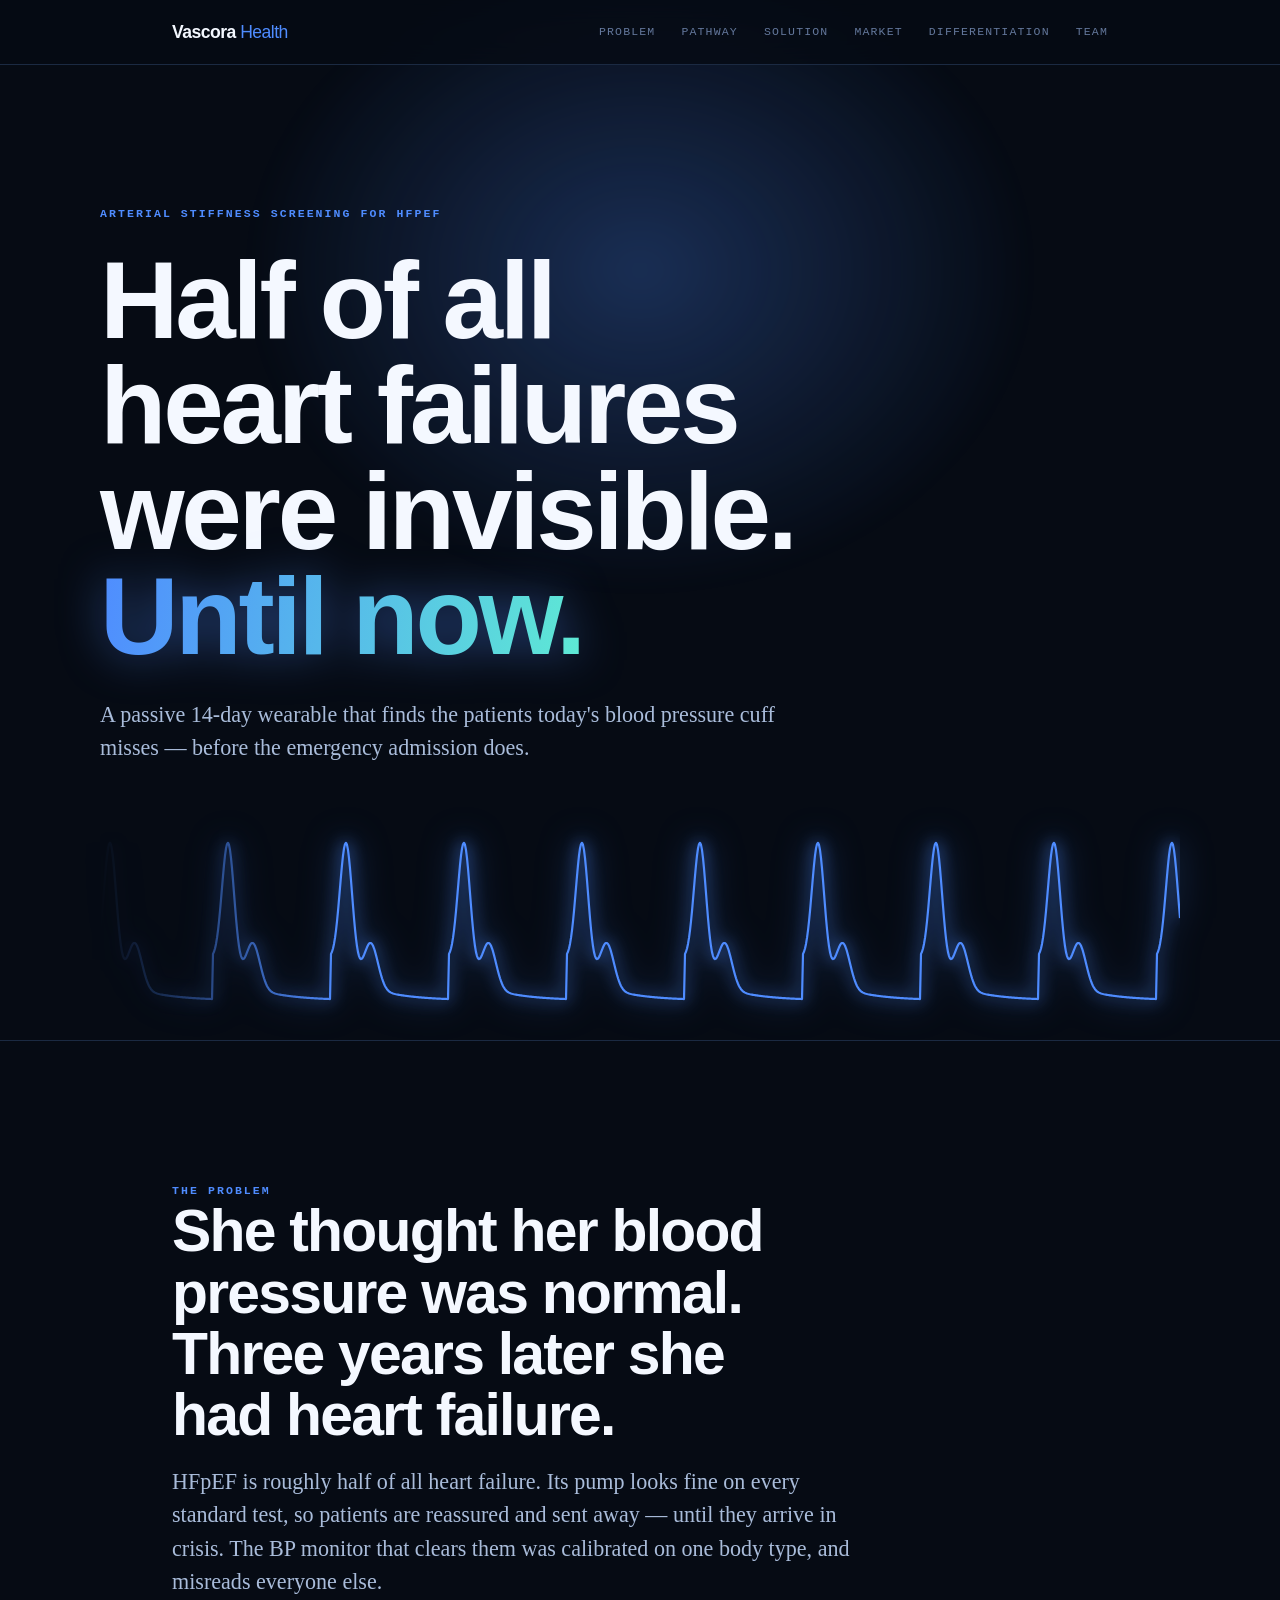
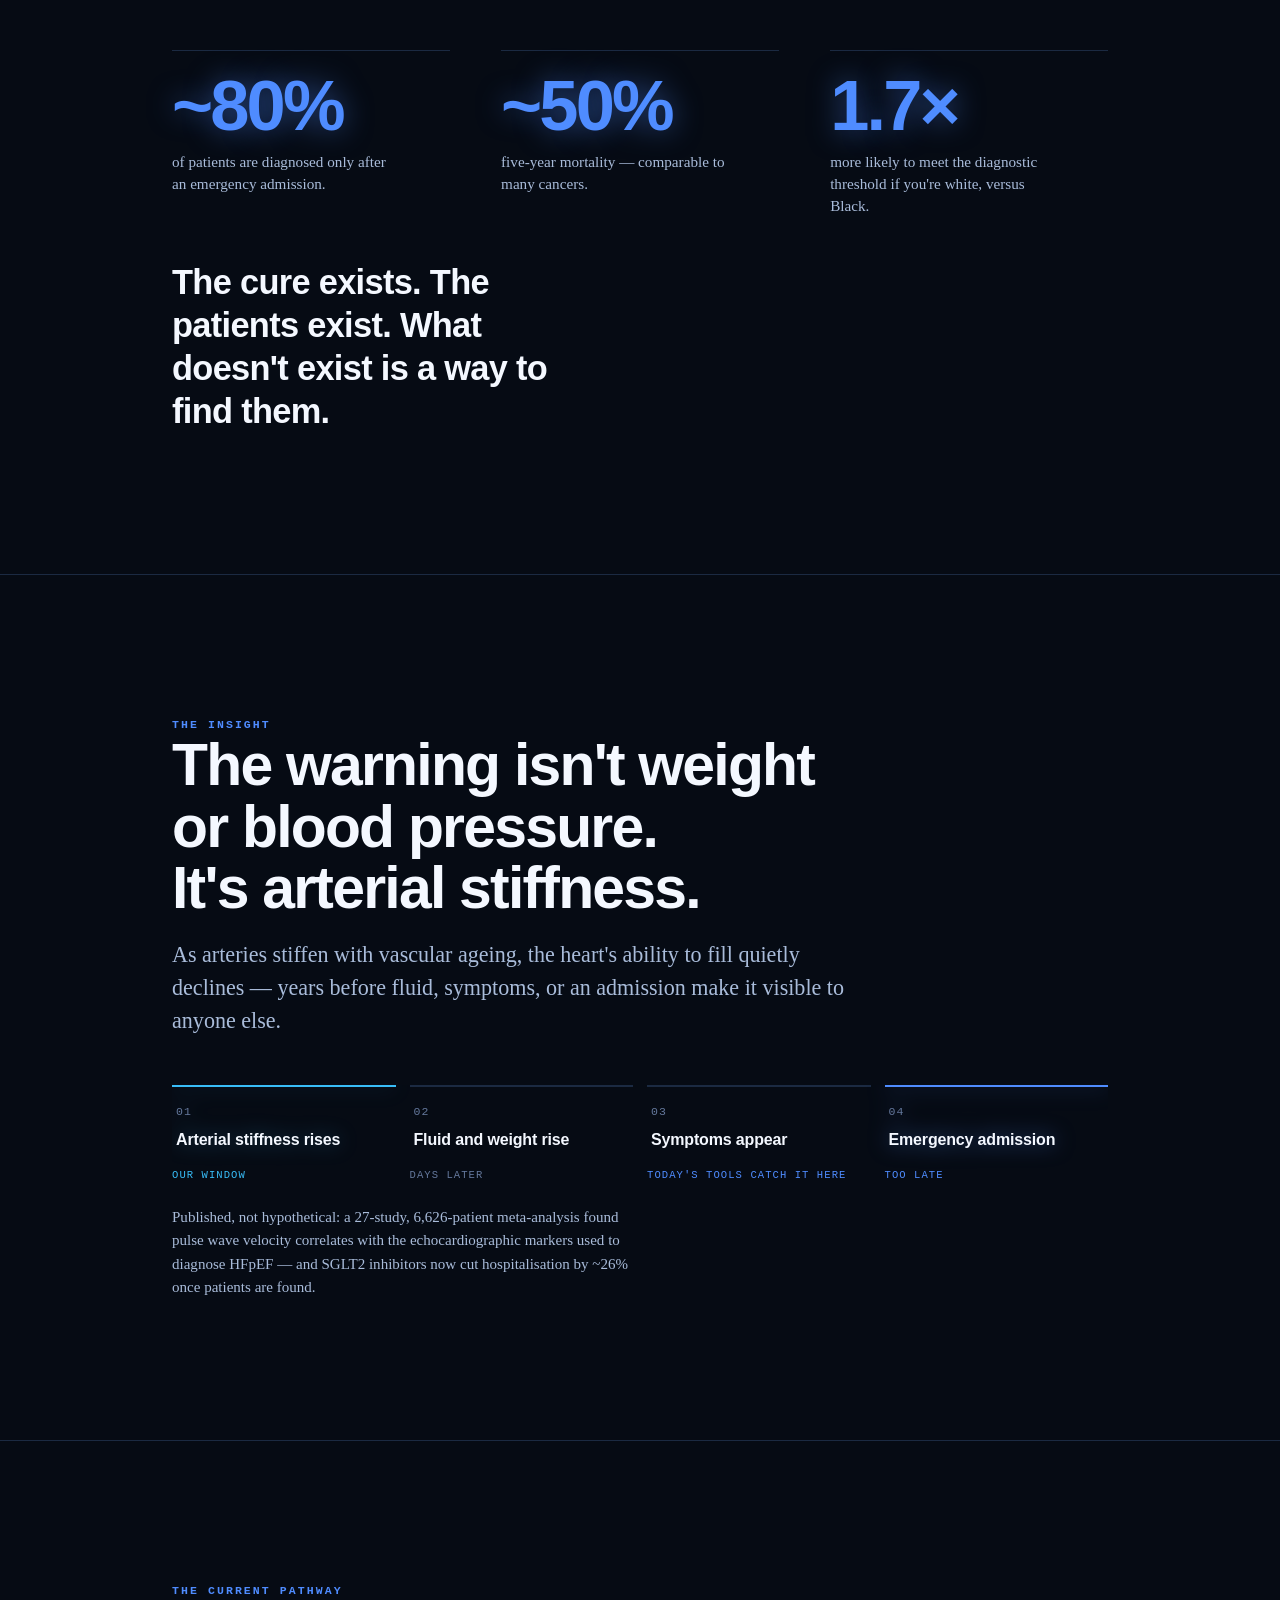
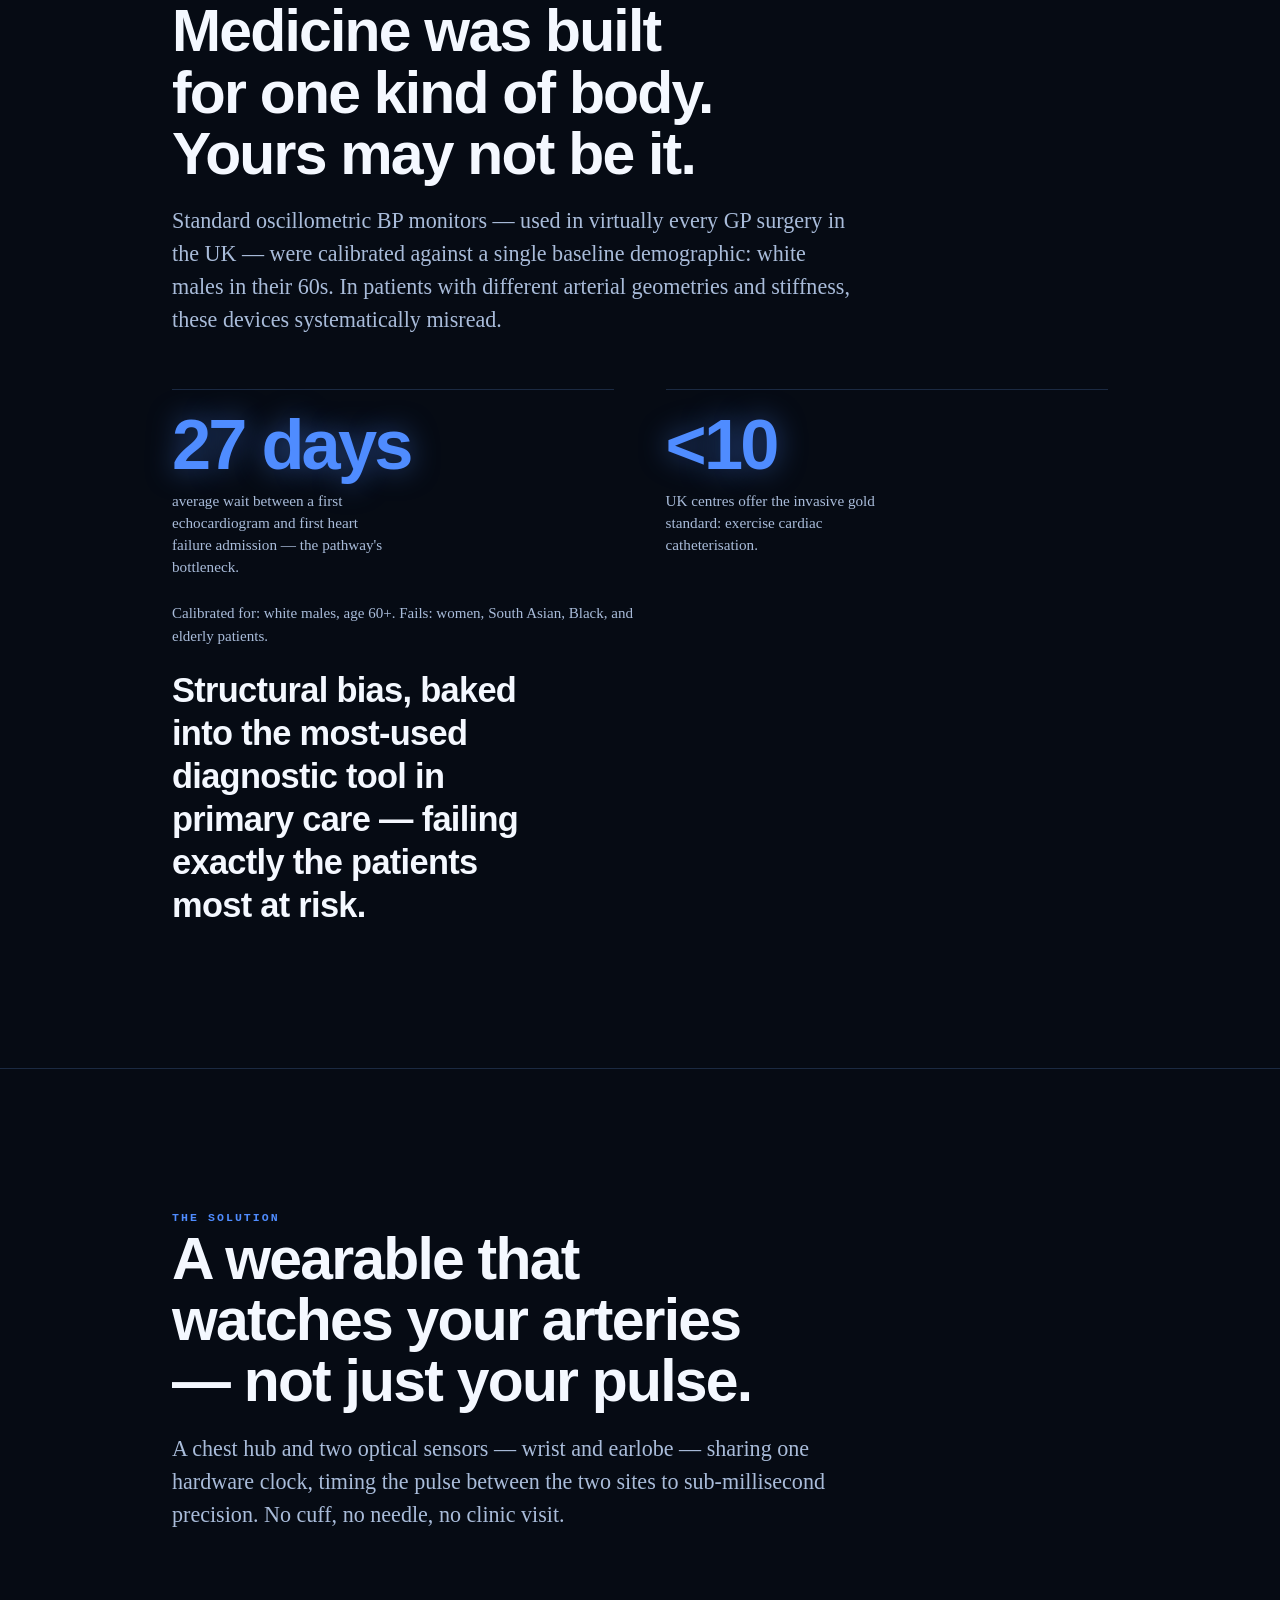
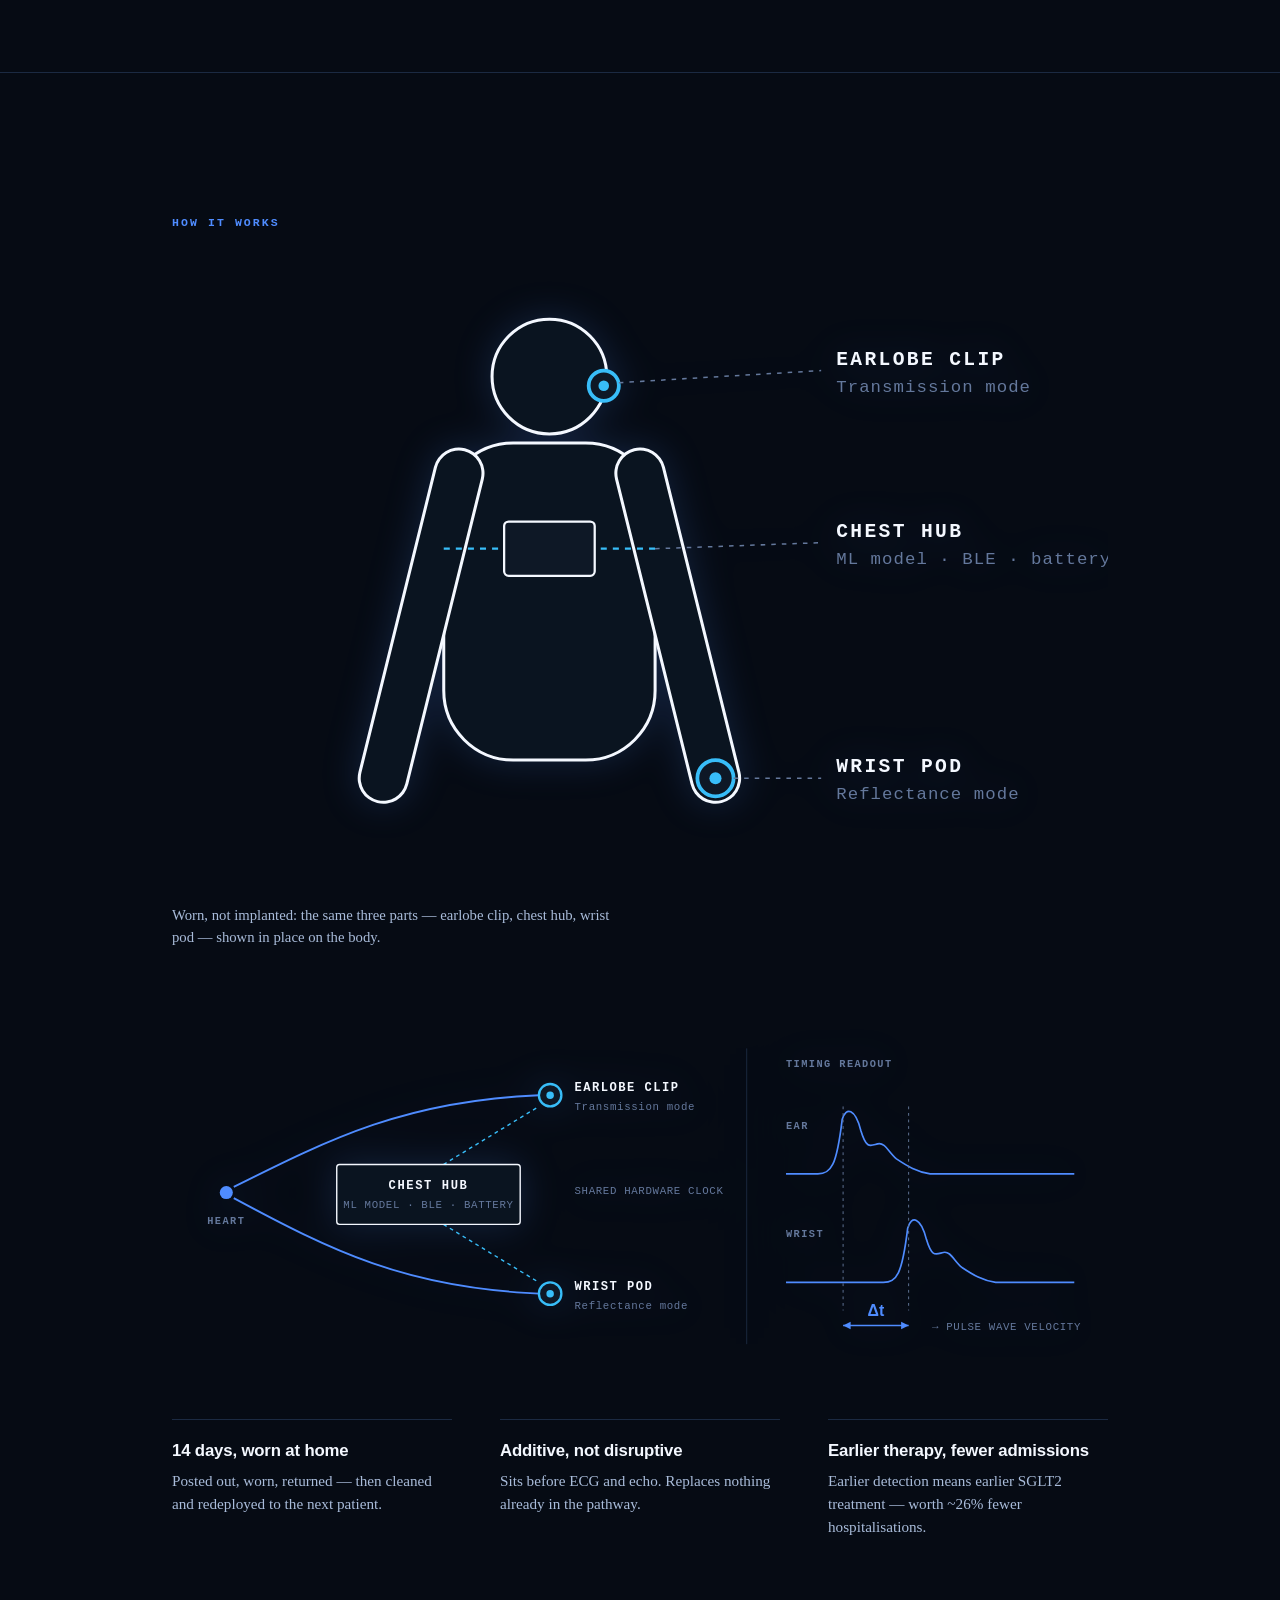
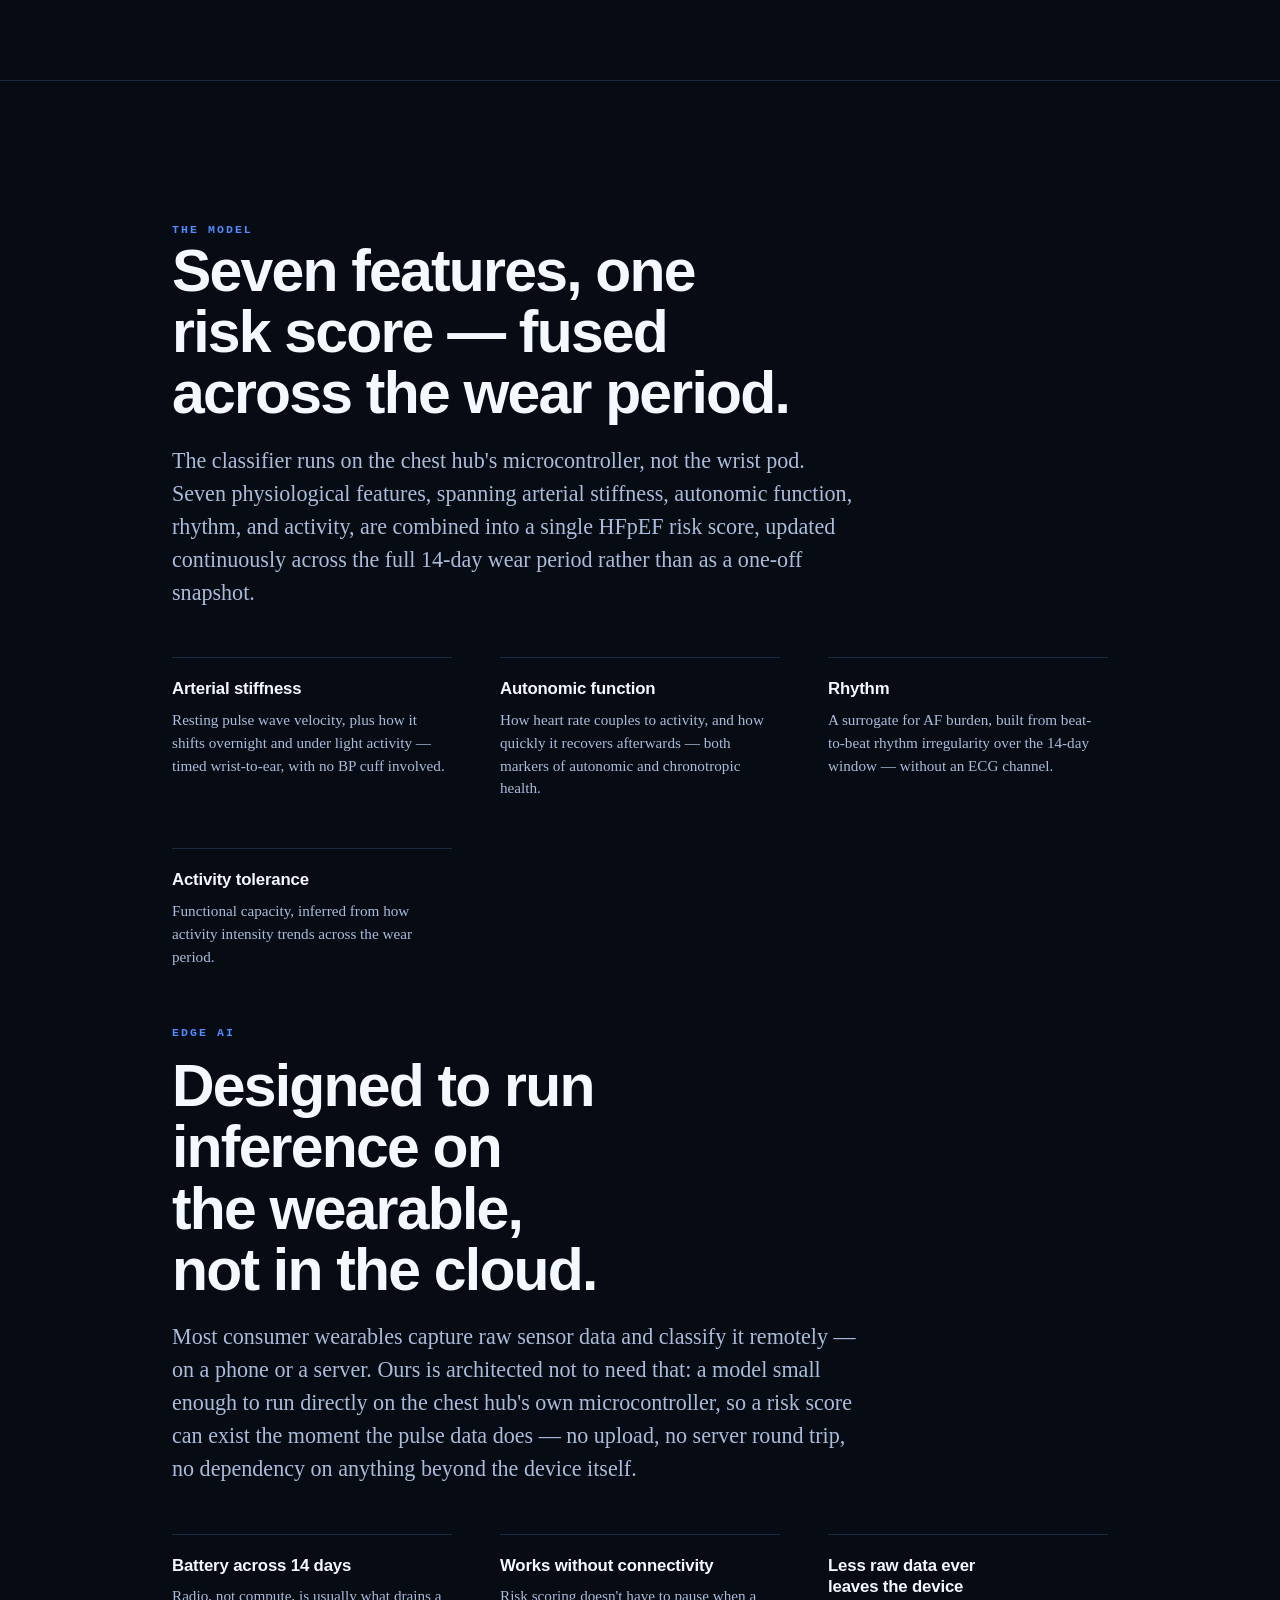
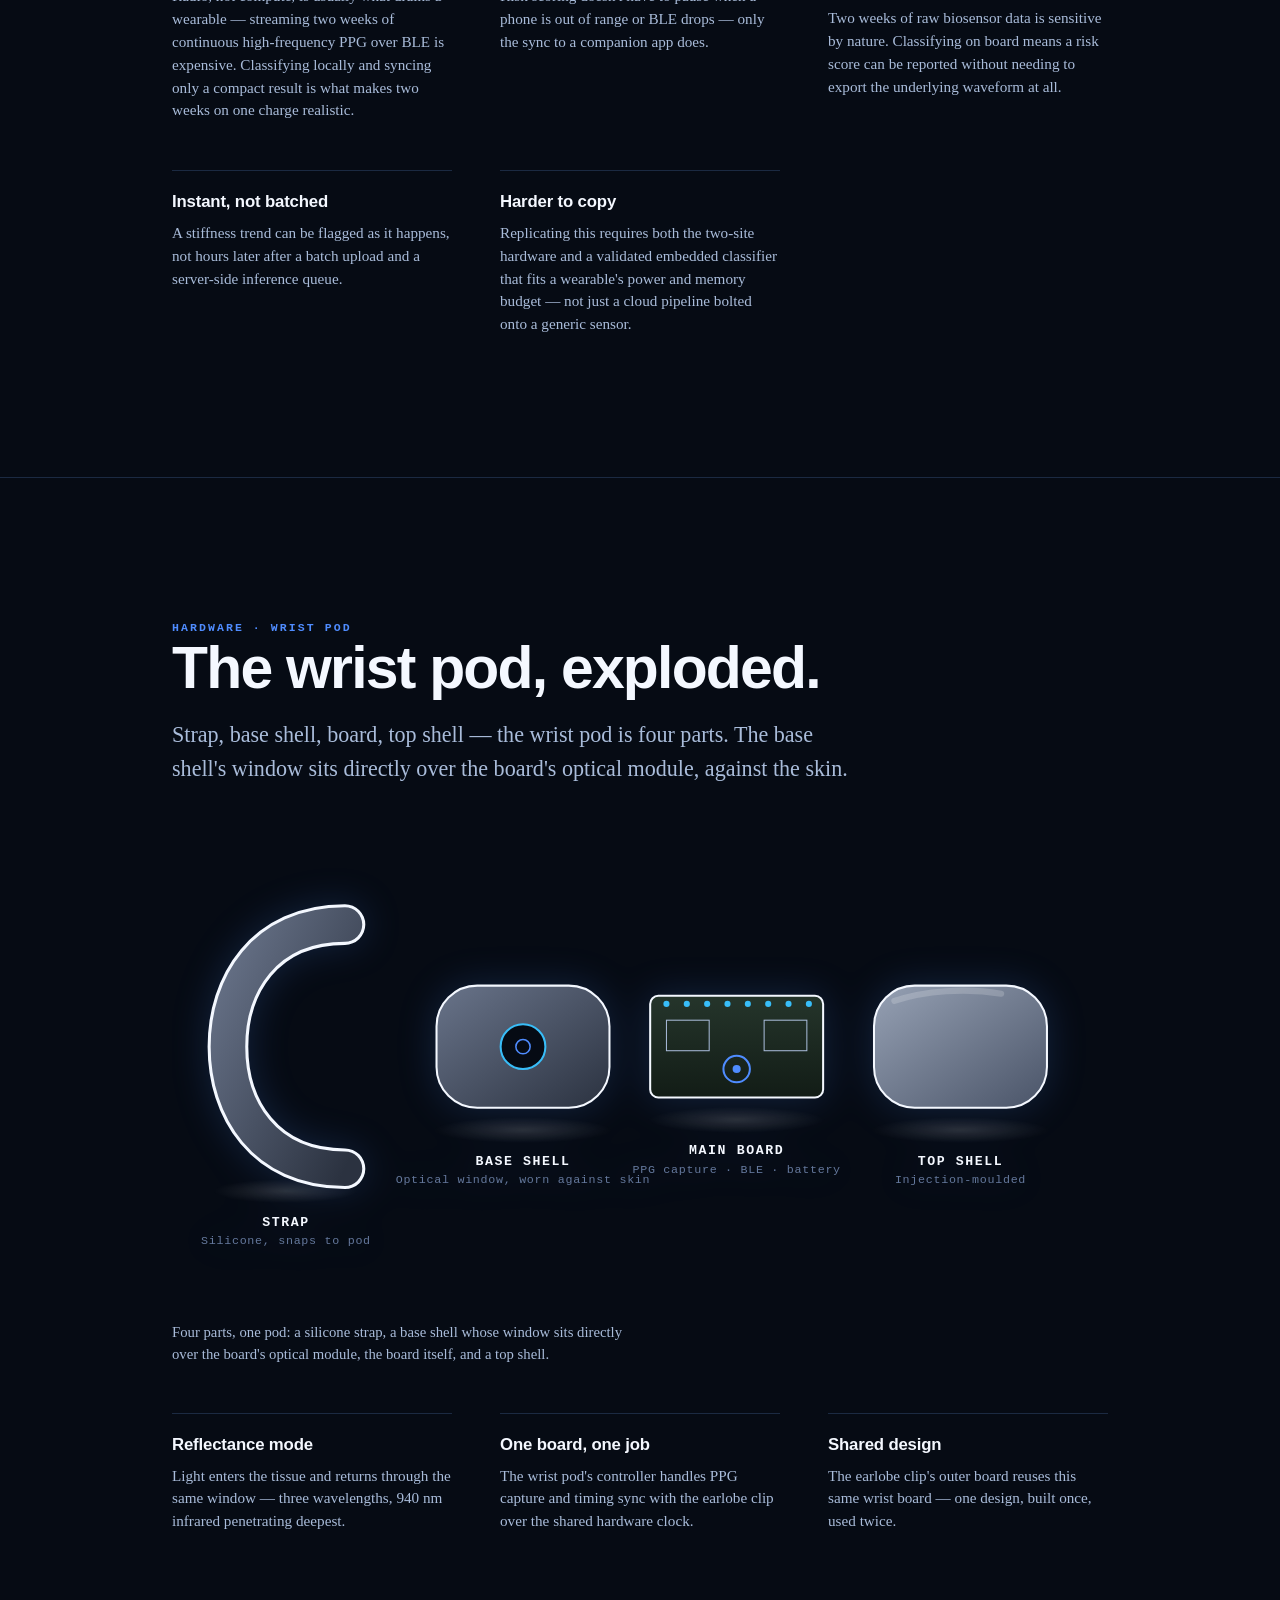
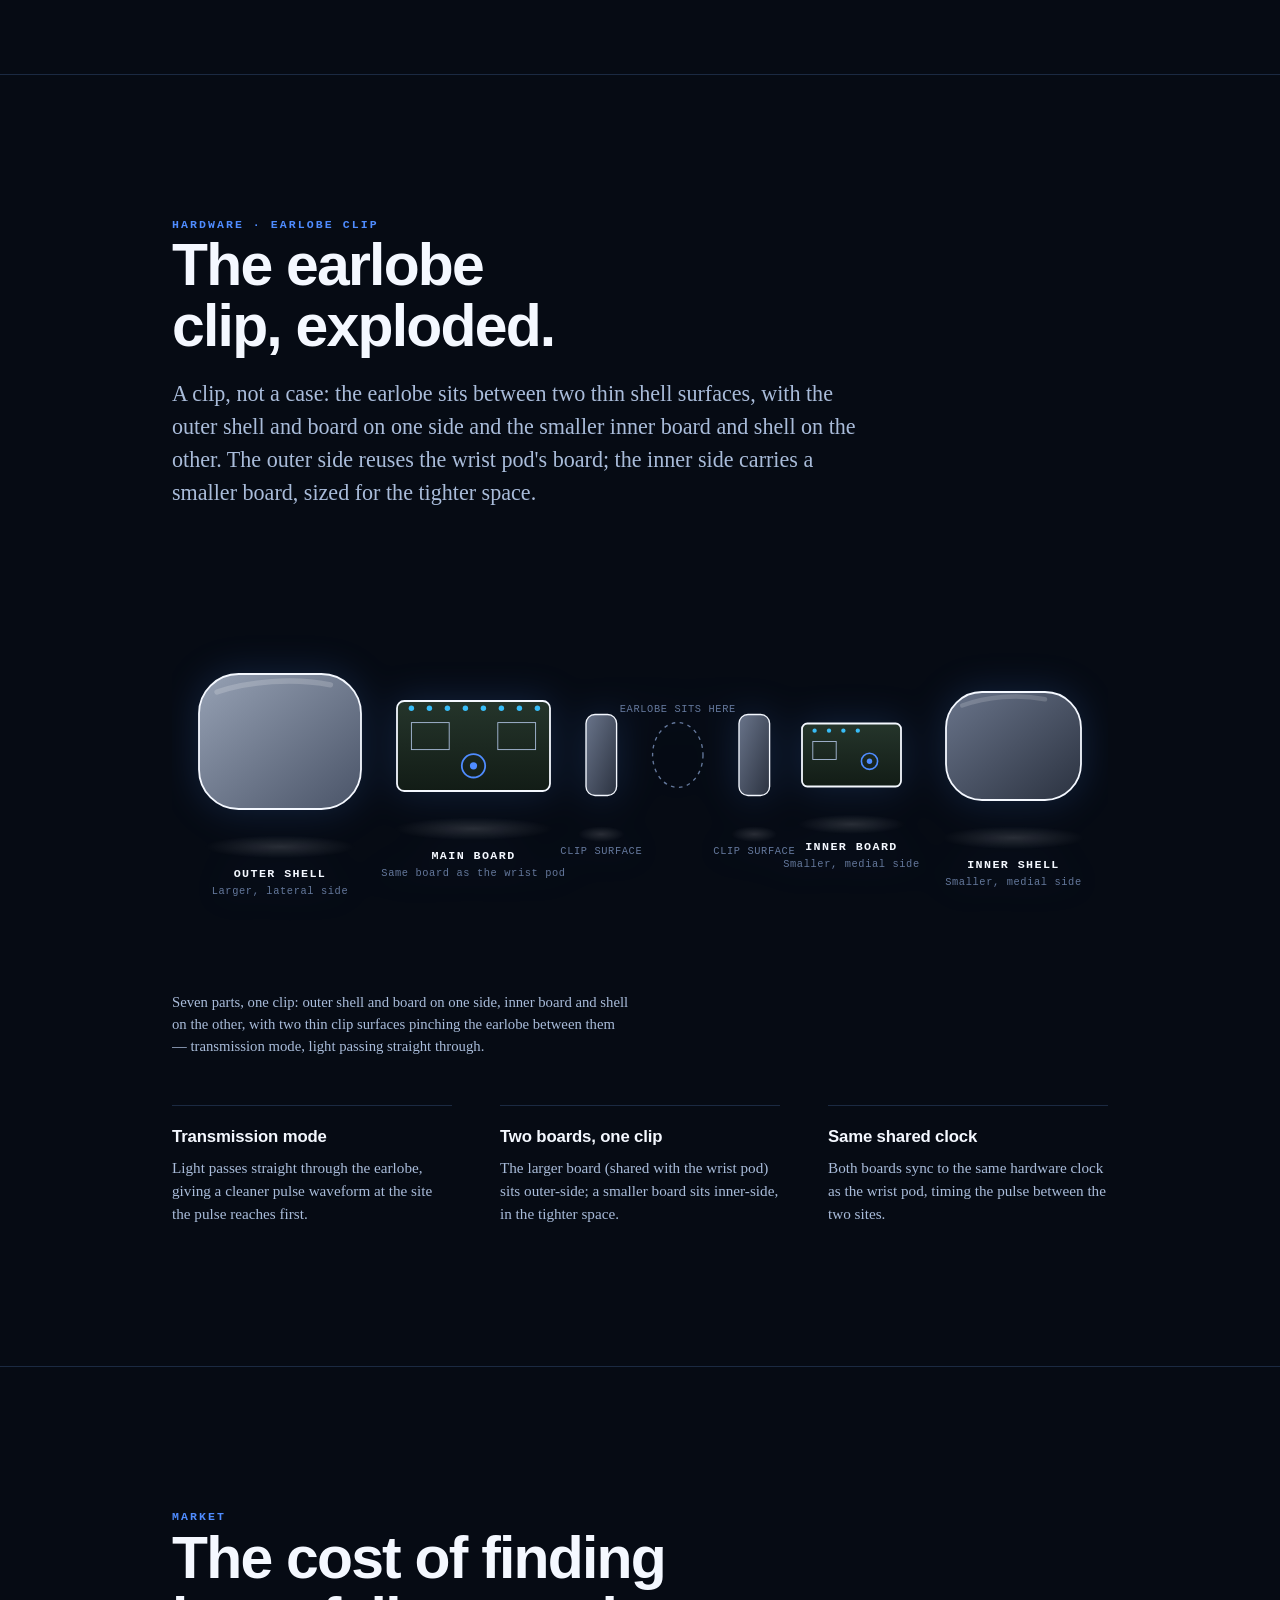
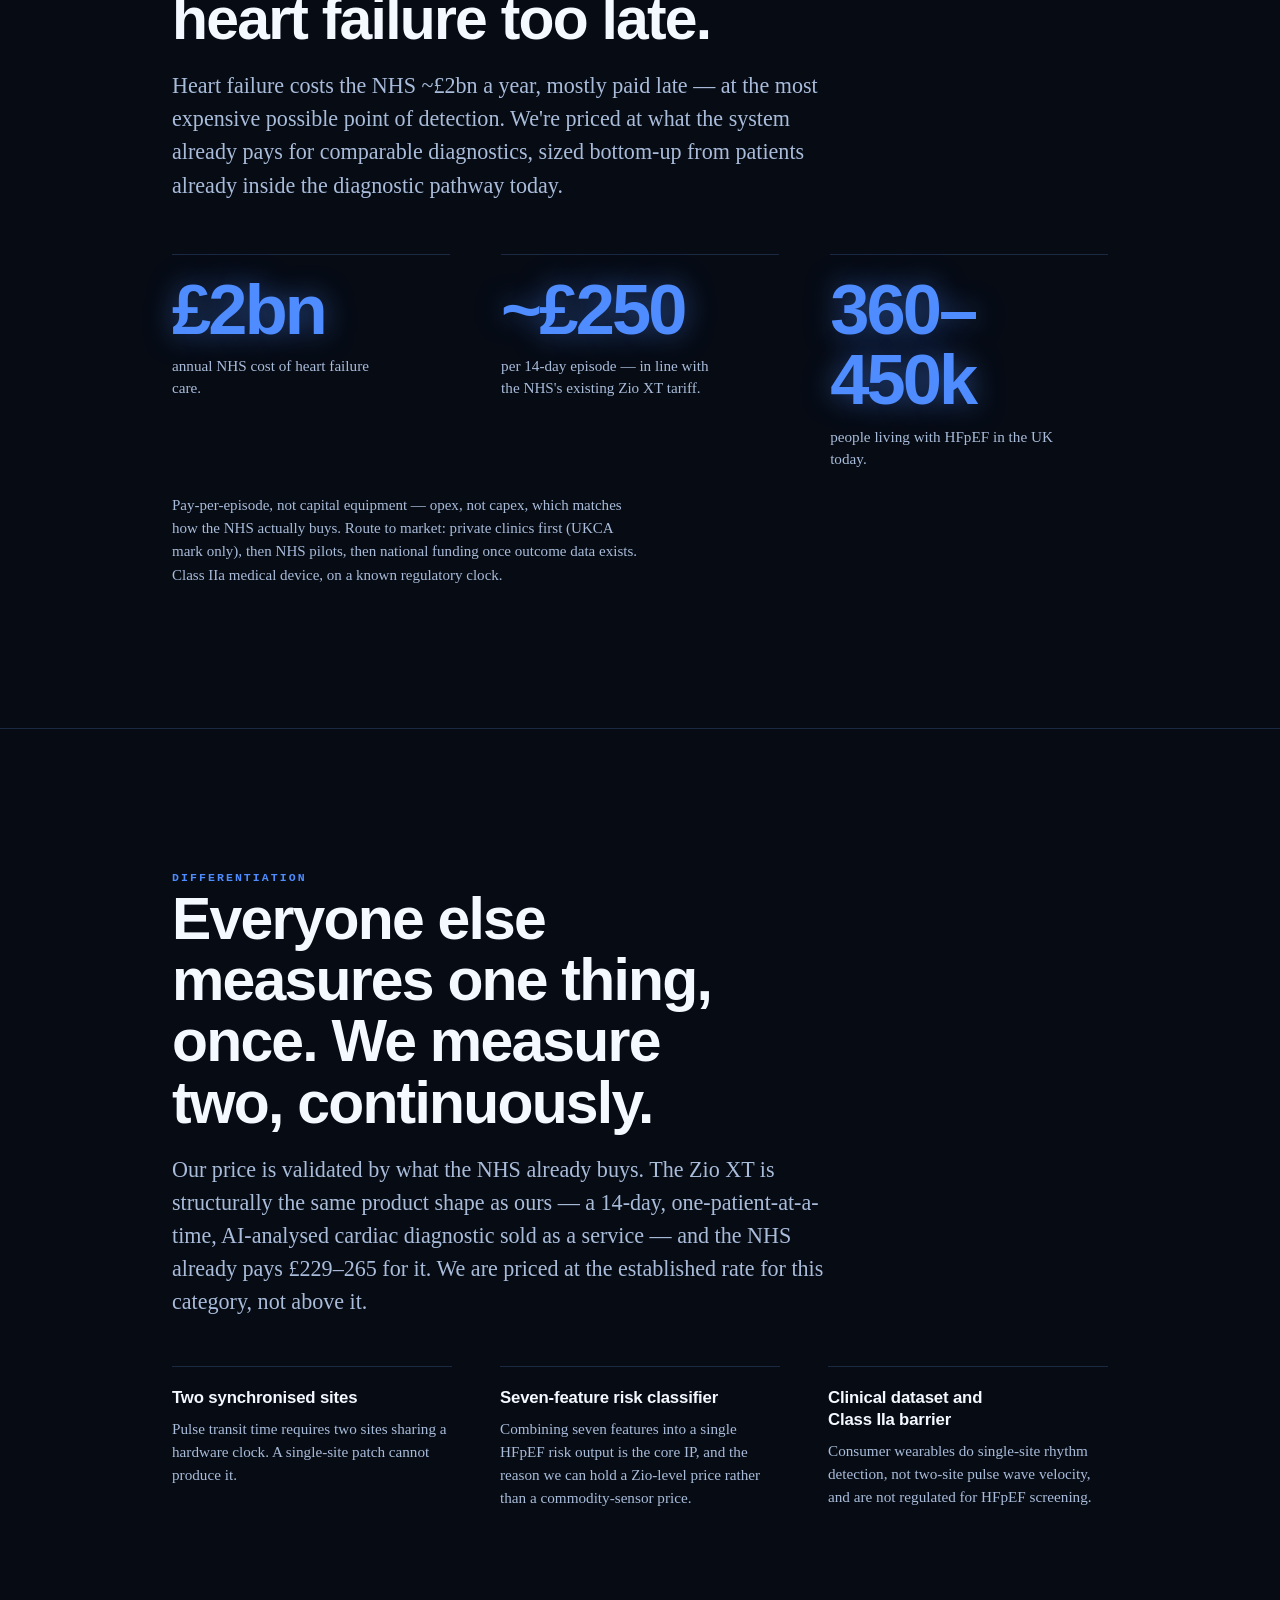
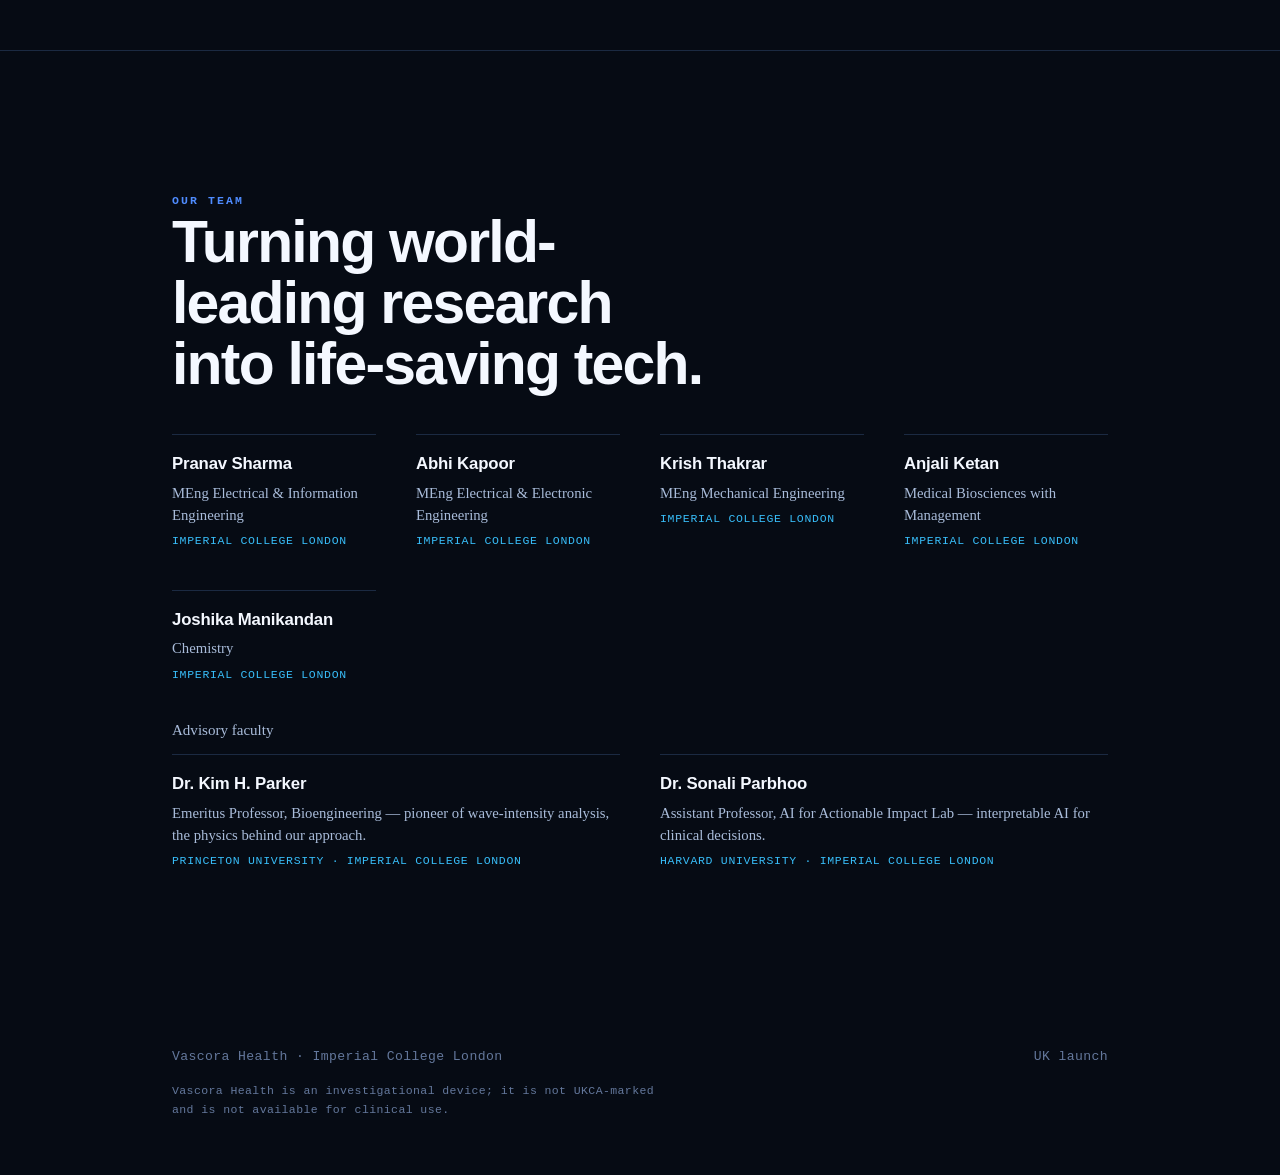
<file: index.html>
<!doctype html>
<html lang="en">
<head>
<meta charset="utf-8">
<meta name="viewport" content="width=device-width, initial-scale=1">
<title>Vascora Health — Arterial Stiffness Screening for HFpEF</title>
<link rel="stylesheet" href="/styles.css">
</head>
<body>

<header>
  <div class="wrap bar">
    <a class="logo" href="/">Vascora<b> Health</b></a>
    <nav>
      <span class="nav-group">
        <a href="#problem">Problem</a>
        <a href="#pathway">Pathway</a>
        <a href="#solution">Solution</a>
        <a href="#market">Market</a>
        <a href="#differentiation">Differentiation</a>
        <a href="#team">Team</a>
      </span>
    </nav>
  </div>
</header>

<div class="hero">
  <div class="wrap hero-in">
    <p class="eyebrow">Arterial stiffness screening for HFpEF</p>
    <h1>Half of all heart failures were invisible. <span>Until now.</span></h1>
    <p class="lede">A passive 14-day wearable that finds the patients today's blood pressure cuff misses — before the emergency admission does.</p>
    <canvas id="wave" aria-hidden="true"></canvas>
  </div>
</div>

<main>

<section id="problem">
  <div class="wrap">
    <p class="eyebrow">The problem</p>
    <h2>She thought her blood pressure was normal. Three years later she had heart failure.</h2>
    <p class="lede" style="margin-top:20px">HFpEF is roughly half of all heart failure. Its pump looks fine on every standard test, so patients are reassured and sent away — until they arrive in crisis. The BP monitor that clears them was calibrated on one body type, and misreads everyone else.</p>

    <div class="statrow">
      <div class="statline"><span class="num">~80%</span><p>of patients are diagnosed only after an emergency admission.</p></div>
      <div class="statline"><span class="num">~50%</span><p>five-year mortality — comparable to many cancers.</p></div>
      <div class="statline"><span class="num">1.7×</span><p>more likely to meet the diagnostic threshold if you're white, versus Black.</p></div>
    </div>

    <p class="statement">The cure exists. The patients exist. What doesn't exist is a way to find them.</p>
  </div>
</section>

<section id="insight">
  <div class="wrap">
    <p class="eyebrow">The insight</p>
    <h2>The warning isn't weight or blood pressure. It's arterial stiffness.</h2>
    <p class="lede" style="margin-top:20px">As arteries stiffen with vascular ageing, the heart's ability to fill quietly declines — years before fluid, symptoms, or an admission make it visible to anyone else.</p>

    <div class="cascade">
      <div class="cascade-inner">
        <div class="casc-row">
          <div class="node win"><p class="mono">01</p><h3>Arterial stiffness rises</h3></div>
          <div class="node"><p class="mono">02</p><h3>Fluid and weight rise</h3></div>
          <div class="node"><p class="mono">03</p><h3>Symptoms appear</h3></div>
          <div class="node late"><p class="mono">04</p><h3>Emergency admission</h3></div>
        </div>
        <div class="casc-axis">
          <div class="axis-cell win">Our window</div>
          <div class="axis-cell">Days later</div>
          <div class="axis-cell late">Today's tools catch it here</div>
          <div class="axis-cell late">Too late</div>
        </div>
      </div>
    </div>
    <p class="small" style="margin-top:22px;max-width:var(--measure)">Published, not hypothetical: a 27-study, 6,626-patient meta-analysis found pulse wave velocity correlates with the echocardiographic markers used to diagnose HFpEF — and SGLT2 inhibitors now cut hospitalisation by ~26% once patients are found.</p>
  </div>
</section>

<section id="pathway">
  <div class="wrap">
    <p class="eyebrow">The current pathway</p>
    <h2>Medicine was built for one kind of body. Yours may not be it.</h2>
    <p class="lede" style="margin-top:20px">Standard oscillometric BP monitors — used in virtually every GP surgery in the UK — were calibrated against a single baseline demographic: white males in their 60s. In patients with different arterial geometries and stiffness, these devices systematically misread.</p>

    <div class="statrow">
      <div class="statline"><span class="num">27 days</span><p>average wait between a first echocardiogram and first heart failure admission — the pathway's bottleneck.</p></div>
      <div class="statline"><span class="num">&lt;10</span><p>UK centres offer the invasive gold standard: exercise cardiac catheterisation.</p></div>
    </div>

    <p class="small" style="margin-top:24px;max-width:var(--measure)">Calibrated for: white males, age 60+. Fails: women, South Asian, Black, and elderly patients.</p>
    <p class="statement" style="margin-top:20px">Structural bias, baked into the most-used diagnostic tool in primary care — failing exactly the patients most at risk.</p>
  </div>
</section>

<section id="solution">
  <div class="wrap">
    <p class="eyebrow">The solution</p>
    <h2>A wearable that watches your arteries — not just your pulse.</h2>
    <p class="lede" style="margin-top:20px">A chest hub and two optical sensors — wrist and earlobe — sharing one hardware clock, timing the pulse between the two sites to sub-millisecond precision. No cuff, no needle, no clinic visit.</p>
  </div>
</section>

<section id="how-it-works">
  <div class="wrap">
    <p class="eyebrow">How it works</p>

    <div class="diagram">
      <svg viewBox="0 0 620 400" role="img" aria-labelledby="wgtitle wgdesc">
        <title id="wgtitle">Vascora Health worn on the body</title>
        <desc id="wgdesc">A simplified figure showing the three components in place: an earlobe clip at the ear, a chest hub strapped across the chest, and a wrist pod at the wrist.</desc>

        <circle cx="250" cy="64" r="38" fill="var(--surface-2)" stroke="var(--ink)" stroke-width="2"/>
        <rect x="180" y="108" width="140" height="210" rx="46" fill="var(--surface-2)" stroke="var(--ink)" stroke-width="2"/>

        <path d="M 190 128 L 140 330" fill="none" stroke="var(--ink)" stroke-width="34" stroke-linecap="round"/>
        <path d="M 190 128 L 140 330" fill="none" stroke="var(--surface-2)" stroke-width="30" stroke-linecap="round"/>
        <path d="M 310 128 L 360 330" fill="none" stroke="var(--ink)" stroke-width="34" stroke-linecap="round"/>
        <path d="M 310 128 L 360 330" fill="none" stroke="var(--surface-2)" stroke-width="30" stroke-linecap="round"/>

        <line x1="180" y1="178" x2="320" y2="178" stroke="var(--deep)" stroke-width="1.5" stroke-dasharray="4 4"/>
        <rect x="220" y="160" width="60" height="36" rx="3" fill="var(--surface)" stroke="var(--ink)" stroke-width="1.5"/>

        <circle cx="286" cy="70" r="10" fill="var(--surface)" stroke="var(--deep)" stroke-width="2.5"/>
        <circle cx="286" cy="70" r="3.5" fill="var(--deep)"/>

        <circle cx="360" cy="330" r="12" fill="var(--surface)" stroke="var(--deep)" stroke-width="2.5"/>
        <circle cx="360" cy="330" r="4" fill="var(--deep)"/>

        <line x1="296" y1="68" x2="430" y2="60" stroke="var(--ink-3)" stroke-width="1" stroke-dasharray="3 4"/>
        <text class="dg-label" x="440" y="56">EARLOBE CLIP</text>
        <text class="dg-sub" x="440" y="74">Transmission mode</text>

        <line x1="320" y1="178" x2="430" y2="174" stroke="var(--ink-3)" stroke-width="1" stroke-dasharray="3 4"/>
        <text class="dg-label" x="440" y="170">CHEST HUB</text>
        <text class="dg-sub" x="440" y="188">ML model · BLE · battery</text>

        <line x1="372" y1="330" x2="430" y2="330" stroke="var(--ink-3)" stroke-width="1" stroke-dasharray="3 4"/>
        <text class="dg-label" x="440" y="326">WRIST POD</text>
        <text class="dg-sub" x="440" y="344">Reflectance mode</text>
      </svg>
      <p class="dg-cap">Worn, not implanted: the same three parts — earlobe clip, chest hub, wrist pod — shown in place on the body.</p>
    </div>

    <div class="diagram">
      <svg viewBox="0 0 1000 400" role="img" aria-labelledby="dgtitle dgdesc">
        <title id="dgtitle">Vascora Health wrist-to-ear PPG architecture</title>
        <desc id="dgdesc">A pulse leaves the heart and travels two arterial paths of different length, arriving first at the earlobe clip and then at the wrist pod. A chest hub, connected to both sensors by a shared hardware clock, runs the machine-learning risk model on board. The difference between the two arrival times is shown as delta t.</desc>

        <path class="draw-path" d="M 66 204 C 170 152 250 112 392 106" fill="none" stroke="var(--trace)" stroke-width="2"/>
        <path class="draw-path" d="M 66 216 C 170 272 250 312 392 318" fill="none" stroke="var(--trace)" stroke-width="2"/>

        <circle cx="58" cy="210" r="7" fill="var(--trace)"/>
        <text class="dg-tick" x="58" y="244" text-anchor="middle">HEART</text>

        <line x1="290" y1="180" x2="392" y2="118" stroke="var(--deep)" stroke-width="1.5" stroke-dasharray="4 4"/>
        <line x1="290" y1="244" x2="392" y2="306" stroke="var(--deep)" stroke-width="1.5" stroke-dasharray="4 4"/>

        <rect x="176" y="180" width="196" height="64" rx="3" fill="var(--surface-2)" stroke="var(--ink)" stroke-width="1.5"/>
        <text class="dg-hub" x="274" y="206" text-anchor="middle">CHEST HUB</text>
        <text class="dg-sub" x="274" y="226" text-anchor="middle">ML MODEL · BLE · BATTERY</text>

        <circle cx="404" cy="106" r="12" fill="var(--surface)" stroke="var(--deep)" stroke-width="2.5"/>
        <circle cx="404" cy="106" r="4" fill="var(--deep)"/>
        <text class="dg-label" x="430" y="102">EARLOBE CLIP</text>
        <text class="dg-sub" x="430" y="122">Transmission mode</text>

        <circle cx="404" cy="318" r="12" fill="var(--surface)" stroke="var(--deep)" stroke-width="2.5"/>
        <circle cx="404" cy="318" r="4" fill="var(--deep)"/>
        <text class="dg-label" x="430" y="314">WRIST POD</text>
        <text class="dg-sub" x="430" y="334">Reflectance mode</text>

        <text class="dg-sub" x="430" y="212">SHARED HARDWARE CLOCK</text>

        <line x1="614" y1="56" x2="614" y2="372" stroke="var(--rule)" stroke-width="1"/>

        <text class="dg-tick" x="656" y="76">TIMING READOUT</text>

        <text class="dg-tick" x="656" y="142">EAR</text>
        <path class="draw-path" d="M 656 190 L 690 190 C 704 190 710 182 716 132 C 720 118 730 120 736 144 C 742 164 746 160 754 158 C 762 156 766 168 774 174 C 786 182 796 188 810 190 L 964 190"
              fill="none" stroke="var(--trace)" stroke-width="1.8" stroke-linejoin="round"/>

        <text class="dg-tick" x="656" y="258">WRIST</text>
        <path class="draw-path" d="M 656 306 L 760 306 C 774 306 780 298 786 248 C 790 234 800 236 806 260 C 812 280 816 276 824 274 C 832 272 836 284 844 290 C 856 298 866 304 880 306 L 964 306"
              fill="none" stroke="var(--trace)" stroke-width="1.8" stroke-linejoin="round"/>

        <line x1="717" y1="118" x2="717" y2="336" stroke="var(--ink-3)" stroke-width="1" stroke-dasharray="3 4"/>
        <line x1="787" y1="118" x2="787" y2="336" stroke="var(--ink-3)" stroke-width="1" stroke-dasharray="3 4"/>

        <line x1="717" y1="352" x2="787" y2="352" stroke="var(--trace)" stroke-width="1.5"/>
        <path d="M 717 352 l 8 -4 v 8 z" fill="var(--trace)"/>
        <path d="M 787 352 l -8 -4 v 8 z" fill="var(--trace)"/>
        <text class="dg-dt" x="752" y="342" text-anchor="middle">Δt</text>

        <text class="dg-sub" x="812" y="357">→ PULSE WAVE VELOCITY</text>
      </svg>
    </div>

    <div class="feat">
      <div><h3>14 days, worn at home</h3><p>Posted out, worn, returned — then cleaned and redeployed to the next patient.</p></div>
      <div><h3>Additive, not disruptive</h3><p>Sits before ECG and echo. Replaces nothing already in the pathway.</p></div>
      <div><h3>Earlier therapy, fewer admissions</h3><p>Earlier detection means earlier SGLT2 treatment — worth ~26% fewer hospitalisations.</p></div>
    </div>
  </div>
</section>

<section id="model">
  <div class="wrap">
    <p class="eyebrow">The model</p>
    <h2>Seven features, one risk score — fused across the wear period.</h2>
    <p class="lede" style="margin-top:20px">The classifier runs on the chest hub's microcontroller, not the wrist pod. Seven physiological features, spanning arterial stiffness, autonomic function, rhythm, and activity, are combined into a single HFpEF risk score, updated continuously across the full 14-day wear period rather than as a one-off snapshot.</p>

    <div class="feat">
      <div><h3>Arterial stiffness</h3><p>Resting pulse wave velocity, plus how it shifts overnight and under light activity — timed wrist-to-ear, with no BP cuff involved.</p></div>
      <div><h3>Autonomic function</h3><p>How heart rate couples to activity, and how quickly it recovers afterwards — both markers of autonomic and chronotropic health.</p></div>
      <div><h3>Rhythm</h3><p>A surrogate for AF burden, built from beat-to-beat rhythm irregularity over the 14-day window — without an ECG channel.</p></div>
      <div><h3>Activity tolerance</h3><p>Functional capacity, inferred from how activity intensity trends across the wear period.</p></div>
    </div>

    <div class="block" style="margin-top:56px">
      <p class="eyebrow">Edge AI</p>
      <h2 class="sub" style="margin:12px 0 20px">Designed to run inference on the wearable, not in the cloud.</h2>
      <p class="lede">Most consumer wearables capture raw sensor data and classify it remotely — on a phone or a server. Ours is architected not to need that: a model small enough to run directly on the chest hub's own microcontroller, so a risk score can exist the moment the pulse data does — no upload, no server round trip, no dependency on anything beyond the device itself.</p>

      <div class="feat">
        <div><h3>Battery across 14 days</h3><p>Radio, not compute, is usually what drains a wearable — streaming two weeks of continuous high-frequency PPG over BLE is expensive. Classifying locally and syncing only a compact result is what makes two weeks on one charge realistic.</p></div>
        <div><h3>Works without connectivity</h3><p>Risk scoring doesn't have to pause when a phone is out of range or BLE drops — only the sync to a companion app does.</p></div>
        <div><h3>Less raw data ever leaves the device</h3><p>Two weeks of raw biosensor data is sensitive by nature. Classifying on board means a risk score can be reported without needing to export the underlying waveform at all.</p></div>
        <div><h3>Instant, not batched</h3><p>A stiffness trend can be flagged as it happens, not hours later after a batch upload and a server-side inference queue.</p></div>
        <div><h3>Harder to copy</h3><p>Replicating this requires both the two-site hardware and a validated embedded classifier that fits a wearable's power and memory budget — not just a cloud pipeline bolted onto a generic sensor.</p></div>
      </div>
    </div>
  </div>
</section>

<section id="hardware">
  <div class="wrap">
    <p class="eyebrow">Hardware · Wrist pod</p>
    <h2>The wrist pod, exploded.</h2>
    <p class="lede" style="margin-top:20px">Strap, base shell, board, top shell — the wrist pod is four parts. The base shell's window sits directly over the board's optical module, against the skin.</p>

    <div class="diagram">
      <svg viewBox="0 0 920 460" role="img" aria-labelledby="hwtitle hwdesc">
        <title id="hwtitle">Vascora Health wrist pod hardware, exploded</title>
        <desc id="hwdesc">An exploded product view of the wrist pod in four parts, left to right: a silicone strap, a base shell with an optical window, the main circuit board, and a top shell.</desc>
        <defs>
          <linearGradient id="shellTop" x1="0" y1="0" x2="1" y2="1">
            <stop offset="0" stop-color="#96A1B4"/>
            <stop offset="1" stop-color="#4A5468"/>
          </linearGradient>
          <linearGradient id="shellBase" x1="0" y1="0" x2="1" y2="1">
            <stop offset="0" stop-color="#69748A"/>
            <stop offset="1" stop-color="#2B3240"/>
          </linearGradient>
          <linearGradient id="pcbGrad" x1="0" y1="0" x2="0" y2="1">
            <stop offset="0" stop-color="#25352B"/>
            <stop offset="1" stop-color="#121C16"/>
          </linearGradient>
          <radialGradient id="floorGlow" cx="0.5" cy="0.5" r="0.5">
            <stop offset="0" stop-color="#FFFFFF" stop-opacity="0.14"/>
            <stop offset="1" stop-color="#FFFFFF" stop-opacity="0"/>
          </radialGradient>
        </defs>

        <!-- strap -->
        <path d="M 170 90 C 90 90 55 150 55 210 C 55 270 90 330 170 330" fill="none" stroke="var(--ink)" stroke-width="40" stroke-linecap="round"/>
        <path d="M 170 90 C 90 90 55 150 55 210 C 55 270 90 330 170 330" fill="none" stroke="url(#shellBase)" stroke-width="34" stroke-linecap="round"/>

        <!-- base shell -->
        <rect x="260" y="150" width="170" height="120" rx="40" fill="url(#shellBase)" stroke="var(--ink)" stroke-width="2"/>
        <circle cx="345" cy="210" r="22" fill="var(--ground)" stroke="var(--deep)" stroke-width="2"/>
        <circle cx="345" cy="210" r="7" fill="none" stroke="var(--trace)" stroke-width="1.5"/>

        <!-- board -->
        <rect x="470" y="160" width="170" height="100" rx="8" fill="url(#pcbGrad)" stroke="var(--ink)" stroke-width="2"/>
        <circle cx="486" cy="168" r="3" fill="var(--deep)"/>
        <circle cx="506" cy="168" r="3" fill="var(--deep)"/>
        <circle cx="526" cy="168" r="3" fill="var(--deep)"/>
        <circle cx="546" cy="168" r="3" fill="var(--deep)"/>
        <circle cx="566" cy="168" r="3" fill="var(--deep)"/>
        <circle cx="586" cy="168" r="3" fill="var(--deep)"/>
        <circle cx="606" cy="168" r="3" fill="var(--deep)"/>
        <circle cx="626" cy="168" r="3" fill="var(--deep)"/>
        <rect x="486" y="184" width="42" height="30" fill="none" stroke="var(--ink-2)" stroke-width="1"/>
        <rect x="582" y="184" width="42" height="30" fill="none" stroke="var(--ink-2)" stroke-width="1"/>
        <circle cx="555" cy="232" r="13" fill="none" stroke="var(--trace)" stroke-width="2"/>
        <circle cx="555" cy="232" r="4" fill="var(--trace)"/>

        <!-- top shell -->
        <rect x="690" y="150" width="170" height="120" rx="40" fill="url(#shellTop)" stroke="var(--ink)" stroke-width="2"/>
        <path d="M 710 165 C 740 155 780 152 815 158" fill="none" stroke="#FFFFFF" stroke-width="6" stroke-linecap="round" opacity="0.18"/>

        <!-- floor glow -->
        <ellipse cx="112" cy="352" rx="72" ry="12" fill="url(#floorGlow)"/>
        <ellipse cx="345" cy="292" rx="88" ry="13" fill="url(#floorGlow)"/>
        <ellipse cx="555" cy="282" rx="88" ry="13" fill="url(#floorGlow)"/>
        <ellipse cx="775" cy="292" rx="88" ry="13" fill="url(#floorGlow)"/>

        <!-- captions -->
        <text class="dg-label" x="112" y="386" text-anchor="middle">STRAP</text>
        <text class="dg-sub" x="112" y="404" text-anchor="middle">Silicone, snaps to pod</text>

        <text class="dg-label" x="345" y="326" text-anchor="middle">BASE SHELL</text>
        <text class="dg-sub" x="345" y="344" text-anchor="middle">Optical window, worn against skin</text>

        <text class="dg-label" x="555" y="316" text-anchor="middle">MAIN BOARD</text>
        <text class="dg-sub" x="555" y="334" text-anchor="middle">PPG capture · BLE · battery</text>

        <text class="dg-label" x="775" y="326" text-anchor="middle">TOP SHELL</text>
        <text class="dg-sub" x="775" y="344" text-anchor="middle">Injection-moulded</text>
      </svg>
      <p class="dg-cap">Four parts, one pod: a silicone strap, a base shell whose window sits directly over the board's optical module, the board itself, and a top shell.</p>
    </div>

    <div class="feat">
      <div><h3>Reflectance mode</h3><p>Light enters the tissue and returns through the same window — three wavelengths, 940 nm infrared penetrating deepest.</p></div>
      <div><h3>One board, one job</h3><p>The wrist pod's controller handles PPG capture and timing sync with the earlobe clip over the shared hardware clock.</p></div>
      <div><h3>Shared design</h3><p>The earlobe clip's outer board reuses this same wrist board — one design, built once, used twice.</p></div>
    </div>
  </div>
</section>

<section id="ear-clip">
  <div class="wrap">
    <p class="eyebrow">Hardware · Earlobe clip</p>
    <h2>The earlobe clip, exploded.</h2>
    <p class="lede" style="margin-top:20px">A clip, not a case: the earlobe sits between two thin shell surfaces, with the outer shell and board on one side and the smaller inner board and shell on the other. The outer side reuses the wrist pod's board; the inner side carries a smaller board, sized for the tighter space.</p>

    <div class="diagram">
      <svg viewBox="0 0 1040 460" role="img" aria-labelledby="ectitle ecdesc">
        <title id="ectitle">Vascora Health earlobe clip hardware, exploded</title>
        <desc id="ecdesc">An exploded product view of the earlobe clip in seven parts, left to right: a larger outer shell, the main circuit board shared with the wrist pod, a thin outer clip surface, a gap where the earlobe sits between the two clip surfaces, a thin inner clip surface, a smaller inner circuit board, and a smaller inner shell.</desc>
        <defs>
          <linearGradient id="shellTopEC" x1="0" y1="0" x2="1" y2="1">
            <stop offset="0" stop-color="#96A1B4"/>
            <stop offset="1" stop-color="#4A5468"/>
          </linearGradient>
          <linearGradient id="shellBaseEC" x1="0" y1="0" x2="1" y2="1">
            <stop offset="0" stop-color="#69748A"/>
            <stop offset="1" stop-color="#2B3240"/>
          </linearGradient>
          <linearGradient id="pcbGradEC" x1="0" y1="0" x2="0" y2="1">
            <stop offset="0" stop-color="#25352B"/>
            <stop offset="1" stop-color="#121C16"/>
          </linearGradient>
          <radialGradient id="floorGlowEC" cx="0.5" cy="0.5" r="0.5">
            <stop offset="0" stop-color="#FFFFFF" stop-opacity="0.14"/>
            <stop offset="1" stop-color="#FFFFFF" stop-opacity="0"/>
          </radialGradient>
        </defs>

        <!-- 1. outer shell (larger, lateral side) -->
        <rect x="30" y="130" width="180" height="150" rx="44" fill="url(#shellTopEC)" stroke="var(--ink)" stroke-width="2"/>
        <path d="M 50 150 C 86 138 134 134 176 142" fill="none" stroke="#FFFFFF" stroke-width="6" stroke-linecap="round" opacity="0.18"/>

        <!-- 2. main board (shared with wrist pod) -->
        <rect x="250" y="160" width="170" height="100" rx="8" fill="url(#pcbGradEC)" stroke="var(--ink)" stroke-width="2"/>
        <circle cx="266" cy="168" r="3" fill="var(--deep)"/>
        <circle cx="286" cy="168" r="3" fill="var(--deep)"/>
        <circle cx="306" cy="168" r="3" fill="var(--deep)"/>
        <circle cx="326" cy="168" r="3" fill="var(--deep)"/>
        <circle cx="346" cy="168" r="3" fill="var(--deep)"/>
        <circle cx="366" cy="168" r="3" fill="var(--deep)"/>
        <circle cx="386" cy="168" r="3" fill="var(--deep)"/>
        <circle cx="406" cy="168" r="3" fill="var(--deep)"/>
        <rect x="266" y="184" width="42" height="30" fill="none" stroke="var(--ink-2)" stroke-width="1"/>
        <rect x="362" y="184" width="42" height="30" fill="none" stroke="var(--ink-2)" stroke-width="1"/>
        <circle cx="335" cy="232" r="13" fill="none" stroke="var(--trace)" stroke-width="2"/>
        <circle cx="335" cy="232" r="4" fill="var(--trace)"/>

        <!-- 3. thin shell material, outer clip surface -->
        <rect x="460" y="175" width="34" height="90" rx="10" fill="url(#shellBaseEC)" stroke="var(--ink)" stroke-width="1.5"/>

        <!-- 4. gap for the earlobe -->
        <text class="dg-sub" x="562" y="172" text-anchor="middle">EARLOBE SITS HERE</text>
        <ellipse cx="562" cy="220" rx="28" ry="36" fill="none" stroke="var(--ink-3)" stroke-width="1.5" stroke-dasharray="4 5"/>

        <!-- 5. thin shell material, inner clip surface -->
        <rect x="630" y="175" width="34" height="90" rx="10" fill="url(#shellBaseEC)" stroke="var(--ink)" stroke-width="1.5"/>

        <!-- 6. small board (inner, medial side) -->
        <rect x="700" y="185" width="110" height="70" rx="6" fill="url(#pcbGradEC)" stroke="var(--ink)" stroke-width="2"/>
        <circle cx="714" cy="193" r="2.4" fill="var(--deep)"/>
        <circle cx="730" cy="193" r="2.4" fill="var(--deep)"/>
        <circle cx="746" cy="193" r="2.4" fill="var(--deep)"/>
        <circle cx="762" cy="193" r="2.4" fill="var(--deep)"/>
        <rect x="712" y="205" width="26" height="20" fill="none" stroke="var(--ink-2)" stroke-width="1"/>
        <circle cx="775" cy="227" r="9" fill="none" stroke="var(--trace)" stroke-width="1.8"/>
        <circle cx="775" cy="227" r="3" fill="var(--trace)"/>

        <!-- 7. inner shell (smaller, medial side) -->
        <rect x="860" y="150" width="150" height="120" rx="40" fill="url(#shellBaseEC)" stroke="var(--ink)" stroke-width="2"/>
        <path d="M 878 165 C 905 155 940 152 970 158" fill="none" stroke="#FFFFFF" stroke-width="5" stroke-linecap="round" opacity="0.16"/>

        <!-- floor glow -->
        <ellipse cx="120" cy="322" rx="84" ry="13" fill="url(#floorGlowEC)"/>
        <ellipse cx="335" cy="302" rx="88" ry="13" fill="url(#floorGlowEC)"/>
        <ellipse cx="477" cy="308" rx="26" ry="9" fill="url(#floorGlowEC)"/>
        <ellipse cx="647" cy="308" rx="26" ry="9" fill="url(#floorGlowEC)"/>
        <ellipse cx="755" cy="297" rx="60" ry="11" fill="url(#floorGlowEC)"/>
        <ellipse cx="935" cy="312" rx="80" ry="13" fill="url(#floorGlowEC)"/>

        <!-- captions -->
        <text class="dg-label" x="120" y="356" text-anchor="middle">OUTER SHELL</text>
        <text class="dg-sub" x="120" y="374" text-anchor="middle">Larger, lateral side</text>

        <text class="dg-label" x="335" y="336" text-anchor="middle">MAIN BOARD</text>
        <text class="dg-sub" x="335" y="354" text-anchor="middle">Same board as the wrist pod</text>

        <text class="dg-sub" x="477" y="330" text-anchor="middle">CLIP SURFACE</text>

        <text class="dg-sub" x="647" y="330" text-anchor="middle">CLIP SURFACE</text>

        <text class="dg-label" x="755" y="326" text-anchor="middle">INNER BOARD</text>
        <text class="dg-sub" x="755" y="344" text-anchor="middle">Smaller, medial side</text>

        <text class="dg-label" x="935" y="346" text-anchor="middle">INNER SHELL</text>
        <text class="dg-sub" x="935" y="364" text-anchor="middle">Smaller, medial side</text>
      </svg>
      <p class="dg-cap">Seven parts, one clip: outer shell and board on one side, inner board and shell on the other, with two thin clip surfaces pinching the earlobe between them — transmission mode, light passing straight through.</p>
    </div>

    <div class="feat">
      <div><h3>Transmission mode</h3><p>Light passes straight through the earlobe, giving a cleaner pulse waveform at the site the pulse reaches first.</p></div>
      <div><h3>Two boards, one clip</h3><p>The larger board (shared with the wrist pod) sits outer-side; a smaller board sits inner-side, in the tighter space.</p></div>
      <div><h3>Same shared clock</h3><p>Both boards sync to the same hardware clock as the wrist pod, timing the pulse between the two sites.</p></div>
    </div>
  </div>
</section>

<section id="market">
  <div class="wrap">
    <p class="eyebrow">Market</p>
    <h2>The cost of finding heart failure too late.</h2>
    <p class="lede" style="margin-top:20px">Heart failure costs the NHS ~£2bn a year, mostly paid late — at the most expensive possible point of detection. We're priced at what the system already pays for comparable diagnostics, sized bottom-up from patients already inside the diagnostic pathway today.</p>

    <div class="statrow">
      <div class="statline"><span class="num">£2bn</span><p>annual NHS cost of heart failure care.</p></div>
      <div class="statline"><span class="num">~£250</span><p>per 14-day episode — in line with the NHS's existing Zio XT tariff.</p></div>
      <div class="statline"><span class="num">360–450k</span><p>people living with HFpEF in the UK today.</p></div>
    </div>

    <p class="small" style="margin-top:24px;max-width:var(--measure)">Pay-per-episode, not capital equipment — opex, not capex, which matches how the NHS actually buys. Route to market: private clinics first (UKCA mark only), then NHS pilots, then national funding once outcome data exists. Class IIa medical device, on a known regulatory clock.</p>
  </div>
</section>

<section id="differentiation">
  <div class="wrap">
    <p class="eyebrow">Differentiation</p>
    <h2>Everyone else measures one thing, once. We measure two, continuously.</h2>
    <p class="lede" style="margin-top:20px">Our price is validated by what the NHS already buys. The Zio XT is structurally the same product shape as ours — a 14-day, one-patient-at-a-time, AI-analysed cardiac diagnostic sold as a service — and the NHS already pays £229–265 for it. We are priced at the established rate for this category, not above it.</p>

    <div class="feat">
      <div><h3>Two synchronised sites</h3><p>Pulse transit time requires two sites sharing a hardware clock. A single-site patch cannot produce it.</p></div>
      <div><h3>Seven-feature risk classifier</h3><p>Combining seven features into a single HFpEF risk output is the core IP, and the reason we can hold a Zio-level price rather than a commodity-sensor price.</p></div>
      <div><h3>Clinical dataset and Class IIa barrier</h3><p>Consumer wearables do single-site rhythm detection, not two-site pulse wave velocity, and are not regulated for HFpEF screening.</p></div>
    </div>
  </div>
</section>

<section id="team" style="border-bottom:0">
  <div class="wrap">
    <p class="eyebrow">Our team</p>
    <h2>Turning world-leading research into life-saving tech.</h2>

    <div class="people">
      <div class="person"><h3>Pranav Sharma</h3><p>MEng Electrical &amp; Information Engineering</p><p class="inst">Imperial College London</p></div>
      <div class="person"><h3>Abhi Kapoor</h3><p>MEng Electrical &amp; Electronic Engineering</p><p class="inst">Imperial College London</p></div>
      <div class="person"><h3>Krish Thakrar</h3><p>MEng Mechanical Engineering</p><p class="inst">Imperial College London</p></div>
      <div class="person"><h3>Anjali Ketan</h3><p>Medical Biosciences with Management</p><p class="inst">Imperial College London</p></div>
      <div class="person"><h3>Joshika Manikandan</h3><p>Chemistry</p><p class="inst">Imperial College London</p></div>
    </div>

    <p class="small" style="margin-top:36px">Advisory faculty</p>
    <div class="people" style="margin-top:12px">
      <div class="person"><h3>Dr. Kim H. Parker</h3><p>Emeritus Professor, Bioengineering — pioneer of wave-intensity analysis, the physics behind our approach.</p><p class="inst">Princeton University · Imperial College London</p></div>
      <div class="person"><h3>Dr. Sonali Parbhoo</h3><p>Assistant Professor, AI for Actionable Impact Lab — interpretable AI for clinical decisions.</p><p class="inst">Harvard University · Imperial College London</p></div>
    </div>
  </div>
</section>

</main>

<footer>
  <div class="wrap">
    <div class="fbar">
      <span>Vascora Health · Imperial College London</span>
      <span>UK launch</span>
    </div>
    <p class="disclaim">Vascora Health is an investigational device; it is not UKCA-marked and is not available for clinical use.</p>
  </div>
</footer>

<script src="/app.js"></script>
</body>
</html>
</file>
<file: styles.css>
:root{
  --ground:#060B14;
  --surface:#0E1826;
  --surface-2:#0A1420;
  --ink:#F4F8FF;
  --ink-2:#A9BCDA;
  --ink-3:#64789C;
  --rule:#1B2A42;
  --trace:#4F8CFF;
  --trace-2:#5EEAD4;
  --deep:#38BDF8;
  --deep-soft:#0B2338;
  --glow:rgba(79,140,255,.5);

  --sans:"Helvetica Neue",Helvetica,Arial,"Segoe UI",sans-serif;
  --serif:Charter,"Bitstream Charter","Sitka Text",Cambria,Georgia,serif;
  --mono:ui-monospace,"Cascadia Mono","SF Mono",Menlo,Consolas,monospace;

  --measure:62ch;
  --pad:clamp(20px,6vw,72px);
}

*{box-sizing:border-box}
html{background:var(--ground)}
body{
  margin:0;background:var(--ground);color:var(--ink);
  font-family:var(--serif);font-size:17px;line-height:1.62;
  -webkit-font-smoothing:antialiased;overflow-x:hidden;
  position:relative;
}
body::before{
  content:"";position:fixed;top:-20vh;left:50%;translate:-50% 0;
  width:min(1100px,140vw);height:900px;pointer-events:none;z-index:0;
  background:radial-gradient(closest-side, var(--glow), transparent 72%);
  opacity:.55;filter:blur(10px);
}
main,header,footer{position:relative;z-index:1}

::selection{background:var(--trace);color:#00040A}
a{color:inherit}
:focus-visible{outline:2px solid var(--trace);outline-offset:3px;border-radius:2px}

.wrap{max-width:1080px;margin:0 auto;padding-inline:var(--pad)}

h1,h2,h3,.num{font-family:var(--sans);font-weight:700;letter-spacing:-.03em;text-wrap:balance;margin:0}
h1{font-size:clamp(3rem,8.5vw,7.2rem);line-height:.97}
h2{font-size:clamp(2.1rem,4.6vw,3.7rem);line-height:1.04;max-width:20ch}
h3{font-size:1.05rem;letter-spacing:-.01em;line-height:1.3;color:var(--ink)}
p{margin:0}
.lede{font-size:clamp(1.1rem,2vw,1.38rem);line-height:1.5;color:var(--ink-2);max-width:var(--measure)}
.small{font-size:.94rem;line-height:1.55;color:var(--ink-2)}
.eyebrow{font-family:var(--mono);font-size:.72rem;font-weight:600;letter-spacing:.18em;text-transform:uppercase;color:var(--trace)}
.mono{font-family:var(--mono);font-size:.72rem;letter-spacing:.1em;text-transform:uppercase;color:var(--ink-3)}
.num{font-variant-numeric:tabular-nums;letter-spacing:-.04em;line-height:1}
strong{font-weight:600;color:var(--ink)}

.statement{
  margin-top:44px;font-family:var(--sans);font-weight:700;letter-spacing:-.02em;
  font-size:clamp(1.5rem,3vw,2.15rem);line-height:1.25;max-width:20ch;color:var(--ink);
}

header{position:sticky;top:0;z-index:50;background:color-mix(in srgb,var(--ground) 78%,transparent);backdrop-filter:blur(14px);border-bottom:1px solid var(--rule)}
.bar{display:flex;align-items:center;justify-content:space-between;gap:24px;height:64px}
.logo{font-family:var(--sans);font-weight:700;letter-spacing:-.03em;font-size:1.1rem;text-decoration:none;color:inherit}
.logo b{font-weight:400;color:var(--trace)}
nav{display:flex;align-items:center;gap:26px;font-family:var(--mono);font-size:.72rem;letter-spacing:.1em;text-transform:uppercase}
.nav-group{display:flex;gap:26px}
nav a{color:var(--ink-3);text-decoration:none;transition:color .15s}
nav a:hover,nav a[aria-current="page"]{color:var(--ink)}
.nav-sep{width:1px;height:16px;background:var(--rule)}
nav a.nav-out{color:var(--trace);font-weight:600}
nav a.nav-out:hover{color:var(--trace-2)}
nav a.nav-out[aria-current="page"]{color:var(--trace-2)}
@media(max-width:720px){nav{display:none}}

.crumb{padding:20px 0;border-bottom:1px solid var(--rule)}
.crumb .wrap{display:flex;align-items:center;gap:10px;font-family:var(--mono);font-size:.72rem;letter-spacing:.1em;text-transform:uppercase;color:var(--ink-3)}
.crumb a{color:var(--ink-3);text-decoration:none}
.crumb a:hover{color:var(--trace)}
.crumb .sep{color:var(--rule)}
.crumb .cur{color:var(--ink)}

.hero{position:relative;overflow:hidden;border-bottom:1px solid var(--rule)}
.hero-in{position:relative;padding:clamp(72px,13vw,140px) 0 0}
.hero h1{margin:24px 0 0;max-width:14ch}
.hero h1 span{
  background:linear-gradient(100deg,var(--trace),var(--trace-2));
  -webkit-background-clip:text;background-clip:text;color:transparent;
  filter:drop-shadow(0 0 22px var(--glow));
}
.hero .lede{margin-top:28px}
#wave{display:block;width:100%;height:220px;margin-top:56px;filter:drop-shadow(0 0 16px var(--glow))}

section{padding:clamp(88px,11vw,156px) 0;border-bottom:1px solid var(--rule)}

.statrow{display:grid;grid-template-columns:repeat(auto-fit,minmax(200px,1fr));gap:clamp(28px,4vw,56px);margin-top:52px}
.statline{padding-top:20px;border-top:1px solid var(--rule);display:flex;flex-direction:column;gap:10px}
.statline .num{font-size:clamp(2.6rem,5.6vw,4.4rem);color:var(--trace);text-shadow:0 0 28px var(--glow)}
.statline p{font-size:.95rem;line-height:1.45;color:var(--ink-2);max-width:30ch}

.feat{display:grid;grid-template-columns:repeat(auto-fit,minmax(220px,1fr));gap:clamp(28px,4vw,48px);margin-top:48px}
.feat > div{padding-top:20px;border-top:1px solid var(--rule)}
.feat h3{margin-bottom:9px}
.feat p{font-size:.95rem;line-height:1.5;color:var(--ink-2)}

.cascade{margin-top:48px;overflow-x:auto}
.cascade-inner{min-width:600px}
.casc-row{display:grid;grid-template-columns:repeat(4,1fr);gap:14px}
.node{padding:16px 4px 0;border-top:2px solid var(--rule)}
.node.win{border-top-color:var(--deep);filter:drop-shadow(0 0 10px rgba(56,189,248,.3))}
.node.late{border-top-color:var(--trace);filter:drop-shadow(0 0 10px var(--glow))}
.node .mono{margin-bottom:8px}
.node h3{font-size:1rem}
.casc-axis{display:grid;grid-template-columns:repeat(4,1fr);gap:14px;margin-top:16px}
.axis-cell{font-family:var(--mono);font-size:.66rem;letter-spacing:.1em;text-transform:uppercase;color:var(--ink-3)}
.axis-cell.win{color:var(--deep)}
.axis-cell.late{color:var(--trace)}

.diagram{margin-top:48px;overflow-x:auto}
.diagram svg{display:block;width:100%;min-width:640px;height:auto;filter:drop-shadow(0 0 18px rgba(79,140,255,.18))}
.dg-label{font-family:var(--mono);font-size:13px;font-weight:600;letter-spacing:.12em;fill:var(--ink)}
.dg-sub{font-family:var(--mono);font-size:11.5px;letter-spacing:.06em;fill:var(--ink-3)}
.dg-tick{font-family:var(--mono);font-size:11px;font-weight:600;letter-spacing:.14em;fill:var(--ink-3)}
.dg-dt{font-family:var(--sans);font-size:17px;font-weight:700;fill:var(--trace)}
.dg-hub{font-family:var(--mono);font-size:13px;font-weight:600;letter-spacing:.13em;fill:var(--ink)}
.dg-cap{margin-top:20px;font-size:.92rem;line-height:1.5;color:var(--ink-2);max-width:var(--measure)}

.people{display:grid;grid-template-columns:repeat(auto-fit,minmax(200px,1fr));gap:clamp(24px,3.5vw,40px);margin-top:40px}
.person{padding-top:18px;border-top:1px solid var(--rule)}
.person h3{margin-bottom:7px}
.person p{font-size:.92rem;line-height:1.5;color:var(--ink-2)}
.person p.inst{font-family:var(--mono);font-size:.72rem;letter-spacing:.06em;text-transform:uppercase;color:var(--deep);margin-top:6px}

footer{padding:36px 0 56px;font-size:.82rem;color:var(--ink-3);font-family:var(--mono);letter-spacing:.03em;line-height:1.7}
footer .fbar{display:flex;flex-wrap:wrap;gap:14px 28px;justify-content:space-between;align-items:baseline}
.disclaim{margin-top:14px;font-size:.72rem;line-height:1.6;color:var(--ink-3);max-width:70ch}

.reveal{opacity:0;transform:translateY(20px);transition:opacity .7s ease,transform .7s ease}
.reveal.in{opacity:1;transform:translateY(0)}
.draw-path{transition:stroke-dashoffset 1.2s cubic-bezier(.4,0,.2,1)}

@media (prefers-reduced-motion:reduce){*{animation:none!important;transition:none!important}}
</file>
